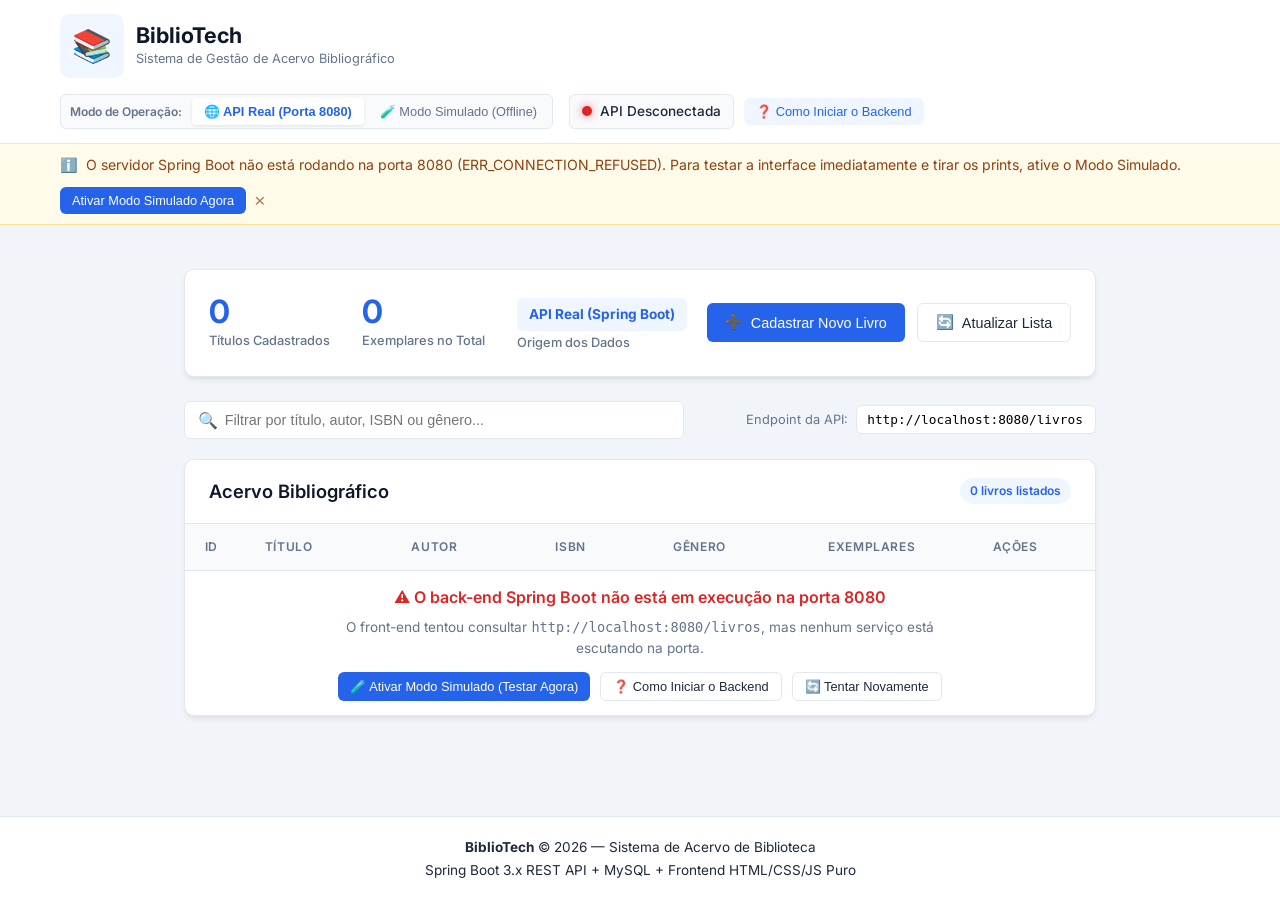
<file: frontend/index.html>
<!DOCTYPE html>
<html lang="pt-BR">
<head>
    <meta charset="UTF-8">
    <meta name="viewport" content="width=device-width, initial-scale=1.0">
    <title>BiblioTech — Gestão de Acervo de Biblioteca</title>
    <link rel="stylesheet" href="css/styles.css">
    <link rel="preconnect" href="https://fonts.googleapis.com">
    <link rel="preconnect" href="https://fonts.gstatic.com" crossorigin>
    <link href="https://fonts.googleapis.com/css2?family=Inter:wght@300;400;500;600;700&display=swap" rel="stylesheet">
</head>
<body>

    <!-- Cabeçalho Principal -->
    <header class="topbar">
        <div class="container topbar-content">
            <div class="brand">
                <span class="brand-icon">📚</span>
                <div class="brand-text">
                    <h1>BiblioTech</h1>
                    <p>Sistema de Gestão de Acervo Bibliográfico</p>
                </div>
            </div>
            
            <div class="header-controls">
                <div class="mode-toggle-box">
                    <span class="mode-label">Modo de Operação:</span>
                    <button id="btnModoReal" class="btn-mode active" onclick="alternarModo(false)">
                        🌐 API Real (Porta 8080)
                    </button>
                    <button id="btnModoSimulado" class="btn-mode" onclick="alternarModo(true)">
                        🧪 Modo Simulado (Offline)
                    </button>
                </div>

                <div class="api-status-box">
                    <div class="status-indicator" id="statusIndicator">
                        <span class="status-dot"></span>
                        <span id="statusText">Verificando API...</span>
                    </div>
                    <button class="btn btn-sm btn-help" onclick="abrirModalAjuda()" title="Instruções de inicialização">
                        ❓ Como Iniciar o Backend
                    </button>
                </div>
            </div>
        </div>
    </header>

    <!-- Banner Informativo de Conexão -->
    <div id="connectionBanner" class="connection-banner" style="display: none;">
        <div class="container banner-inner">
            <div class="banner-text">
                <span id="bannerIcon">ℹ️</span>
                <span id="bannerMsg"></span>
            </div>
            <div class="banner-actions">
                <button id="bannerActionBtn" class="btn btn-sm btn-primary" onclick="acaoBanner()"></button>
                <button class="banner-close" onclick="fecharBanner()">&times;</button>
            </div>
        </div>
    </div>

    <!-- Conteúdo Principal -->
    <main class="container main-content">

        <!-- Mensagens Globais de Notificação (Toast / Alertas) -->
        <div id="alertContainer" class="alert-container" aria-live="polite"></div>

        <!-- Seção Superior: Estatísticas & Ações Rápidas -->
        <section class="hero-card">
            <div class="hero-stats">
                <div class="stat-item">
                    <span class="stat-number" id="totalLivros">0</span>
                    <span class="stat-label">Títulos Cadastrados</span>
                </div>
                <div class="stat-item">
                    <span class="stat-number" id="totalExemplares">0</span>
                    <span class="stat-label">Exemplares no Total</span>
                </div>
                <div class="stat-item">
                    <span class="stat-badge" id="modoAtualBadge">API Real (Spring Boot)</span>
                    <span class="stat-label">Origem dos Dados</span>
                </div>
            </div>
            <div class="hero-actions">
                <button id="btnNovoLivro" class="btn btn-primary" onclick="abrirModalCadastro()">
                    <span class="btn-icon">➕</span> Cadastrar Novo Livro
                </button>
                <button id="btnRecarregar" class="btn btn-secondary" onclick="carregarLivros()">
                    <span class="btn-icon">🔄</span> Atualizar Lista
                </button>
            </div>
        </section>

        <!-- Barra de Configuração da URL e Busca -->
        <section class="search-bar-section">
            <div class="search-box">
                <span class="search-icon">🔍</span>
                <input type="text" id="searchInput" placeholder="Filtrar por título, autor, ISBN ou gênero..." oninput="filtrarLivros()">
            </div>
            <div class="api-url-wrapper">
                <label for="apiUrlInput">Endpoint da API:</label>
                <input type="text" id="apiUrlInput" value="http://localhost:8080/livros">
            </div>
        </section>

        <!-- Seção da Tabela de Livros -->
        <section class="card table-card">
            <div class="card-header">
                <h2>Acervo Bibliográfico</h2>
                <span class="badge badge-info" id="badgeTotalFiltrados">0 livros listados</span>
            </div>

            <div class="table-responsive">
                <table class="data-table" id="tabelaLivros">
                    <thead>
                        <tr>
                            <th style="width: 60px;">ID</th>
                            <th>Título</th>
                            <th>Autor</th>
                            <th>ISBN</th>
                            <th>Gênero</th>
                            <th style="width: 110px;">Exemplares</th>
                            <th style="width: 160px; text-align: center;">Ações</th>
                        </tr>
                    </thead>
                    <tbody id="tabelaCorpo">
                        <tr>
                            <td colspan="7" class="loading-state">
                                <div class="spinner"></div>
                                <p>Carregando livros do acervo...</p>
                            </td>
                        </tr>
                    </tbody>
                </table>
            </div>

            <!-- Estado Vazio -->
            <div id="emptyState" class="empty-state" style="display: none;">
                <span class="empty-icon">📖</span>
                <h3>Nenhum livro encontrado</h3>
                <p>Nenhum registro corresponde aos critérios ou o acervo está vazio.</p>
                <button class="btn btn-primary" onclick="abrirModalCadastro()">Cadastrar Primeiro Livro</button>
            </div>
        </section>
    </main>

    <!-- Modal de Cadastro / Edição -->
    <div id="livroModal" class="modal-overlay" style="display: none;" onclick="fecharModalSeClicarFora(event)">
        <div class="modal-dialog">
            <div class="modal-header">
                <h3 id="modalTitulo">Cadastrar Novo Livro</h3>
                <button type="button" class="btn-close" onclick="fecharModal()">&times;</button>
            </div>
            
            <form id="livroForm" onsubmit="salvarLivro(event)" novalidate>
                <div class="modal-body">
                    <!-- Mensagem de erro dentro do formulário -->
                    <div id="modalErrorAlert" class="alert alert-danger" style="display: none;"></div>

                    <input type="hidden" id="livroId">

                    <div class="form-group">
                        <label for="titulo">Título do Livro <span class="required">*</span></label>
                        <input type="text" id="titulo" class="form-control" placeholder="Ex: Clean Code" required minlength="3" maxlength="150">
                        <small class="form-hint">Obrigatório, de 3 a 150 caracteres.</small>
                        <div class="field-error" id="error_titulo"></div>
                    </div>

                    <div class="form-group">
                        <label for="autor">Autor <span class="required">*</span></label>
                        <input type="text" id="autor" class="form-control" placeholder="Ex: Robert C. Martin" required>
                        <small class="form-hint">Nome do(s) autor(es) da obra.</small>
                        <div class="field-error" id="error_autor"></div>
                    </div>

                    <div class="form-row">
                        <div class="form-group col-6">
                            <label for="isbn">ISBN <span class="required">*</span></label>
                            <input type="text" id="isbn" class="form-control" placeholder="Ex: 9780132350884" required>
                            <small class="form-hint">Código único de identificação.</small>
                            <div class="field-error" id="error_isbn"></div>
                        </div>

                        <div class="form-group col-6">
                            <label for="genero">Gênero <span class="required">*</span></label>
                            <input type="text" id="genero" class="form-control" placeholder="Ex: Engenharia de Software" required>
                            <small class="form-hint">Classificação literária.</small>
                            <div class="field-error" id="error_genero"></div>
                        </div>
                    </div>

                    <div class="form-group">
                        <label for="exemplares">Quantidade de Exemplares <span class="required">*</span></label>
                        <input type="number" id="exemplares" class="form-control" placeholder="0" min="0" required>
                        <small class="form-hint">Número inteiro maior ou igual a 0.</small>
                        <div class="field-error" id="error_exemplares"></div>
                    </div>
                </div>

                <div class="modal-footer">
                    <button type="button" class="btn btn-secondary" onclick="fecharModal()">Cancelar</button>
                    <button type="submit" id="btnSalvar" class="btn btn-primary">
                        <span class="btn-spinner" id="btnSalvarSpinner" style="display: none;"></span>
                        <span id="btnSalvarTexto">Salvar Livro</span>
                    </button>
                </div>
            </form>
        </div>
    </div>

    <!-- Modal de Confirmação de Exclusão -->
    <div id="deleteModal" class="modal-overlay" style="display: none;" onclick="fecharModalSeClicarFora(event)">
        <div class="modal-dialog modal-dialog-sm">
            <div class="modal-header modal-header-danger">
                <h3>Confirmar Exclusão</h3>
                <button type="button" class="btn-close" onclick="fecharModalExclusao()">&times;</button>
            </div>
            <div class="modal-body">
                <div class="confirm-delete-icon">⚠️</div>
                <p>Tem certeza de que deseja remover este livro do acervo?</p>
                <div class="delete-item-preview">
                    <strong id="deleteLivroTitulo"></strong>
                    <span id="deleteLivroDetalhes" class="text-muted"></span>
                </div>
                <p class="delete-warning">Esta ação é irreversível e removerá o registro do banco de dados (DELETE).</p>
            </div>
            <div class="modal-footer">
                <button type="button" class="btn btn-secondary" onclick="fecharModalExclusao()">Cancelar</button>
                <button type="button" id="btnConfirmarExclusao" class="btn btn-danger" onclick="executarExclusao()">
                    <span id="btnExcluirTexto">Sim, Excluir</span>
                </button>
            </div>
        </div>
    </div>

    <!-- Modal de Ajuda / Como Iniciar o Backend -->
    <div id="helpModal" class="modal-overlay" style="display: none;" onclick="fecharModalSeClicarFora(event)">
        <div class="modal-dialog" style="max-width: 600px;">
            <div class="modal-header">
                <h3>🚀 Como Iniciar o Back-end Spring Boot</h3>
                <button type="button" class="btn-close" onclick="fecharModalAjuda()">&times;</button>
            </div>
            <div class="modal-body" style="font-size: 0.9rem; line-height: 1.6;">
                <p>O erro <code>ERR_CONNECTION_REFUSED</code> acontece simplesmente quando o servidor Java não está rodando no computador na porta 8080.</p>
                
                <h4 style="margin: 14px 0 6px 0; color: var(--primary);">Opção 1: Pelo IntelliJ IDEA (Recomendado)</h4>
                <ol style="margin-left: 20px;">
                    <li>Abra o <strong>IntelliJ IDEA</strong>.</li>
                    <li>Abra a pasta <code>C:\Users\igor65974086\.gemini\antigravity\scratch\bibliotech\backend</code>.</li>
                    <li>Navegue até o arquivo <code>src/main/java/com/bibliotech/BibliotechApplication.java</code>.</li>
                    <li>Clique no botão verde ▶️ <strong>Run 'BibliotechApplication'</strong> ao lado da classe.</li>
                </ol>

                <h4 style="margin: 14px 0 6px 0; color: var(--primary);">Opção 2: Pelo Arquivo .bat Automático</h4>
                <ol style="margin-left: 20px;">
                    <li>Vá até a pasta <code>bibliotech/</code>.</li>
                    <li>Dê dois cliques no arquivo <strong><code>iniciar_backend.bat</code></strong>.</li>
                </ol>

                <h4 style="margin: 14px 0 6px 0; color: var(--success);">Opção 3: Modo Simulado (Já Disponível Aqui!)</h4>
                <p>Se você quiser testar as telas, tirar os prints das evidências (201, 200, 204, 400, 404, 409) agora mesmo sem precisar subir o MySQL, você pode usar o <strong>Modo Simulado</strong> clicando no botão no topo da página!</p>
            </div>
            <div class="modal-footer">
                <button type="button" class="btn btn-secondary" onclick="fecharModalAjuda()">Fechar</button>
                <button type="button" class="btn btn-primary" onclick="fecharModalAjuda(); alternarModo(true);">Ativar Modo Simulado Agora</button>
            </div>
        </div>
    </div>

    <!-- Rodapé -->
    <footer class="footer">
        <div class="container footer-content">
            <p><strong>BiblioTech</strong> &copy; 2026 — Sistema de Acervo de Biblioteca</p>
            <p class="text-muted">Spring Boot 3.x REST API + MySQL + Frontend HTML/CSS/JS Puro</p>
        </div>
    </footer>

    <script src="js/app.js"></script>
</body>
</html>
</file>
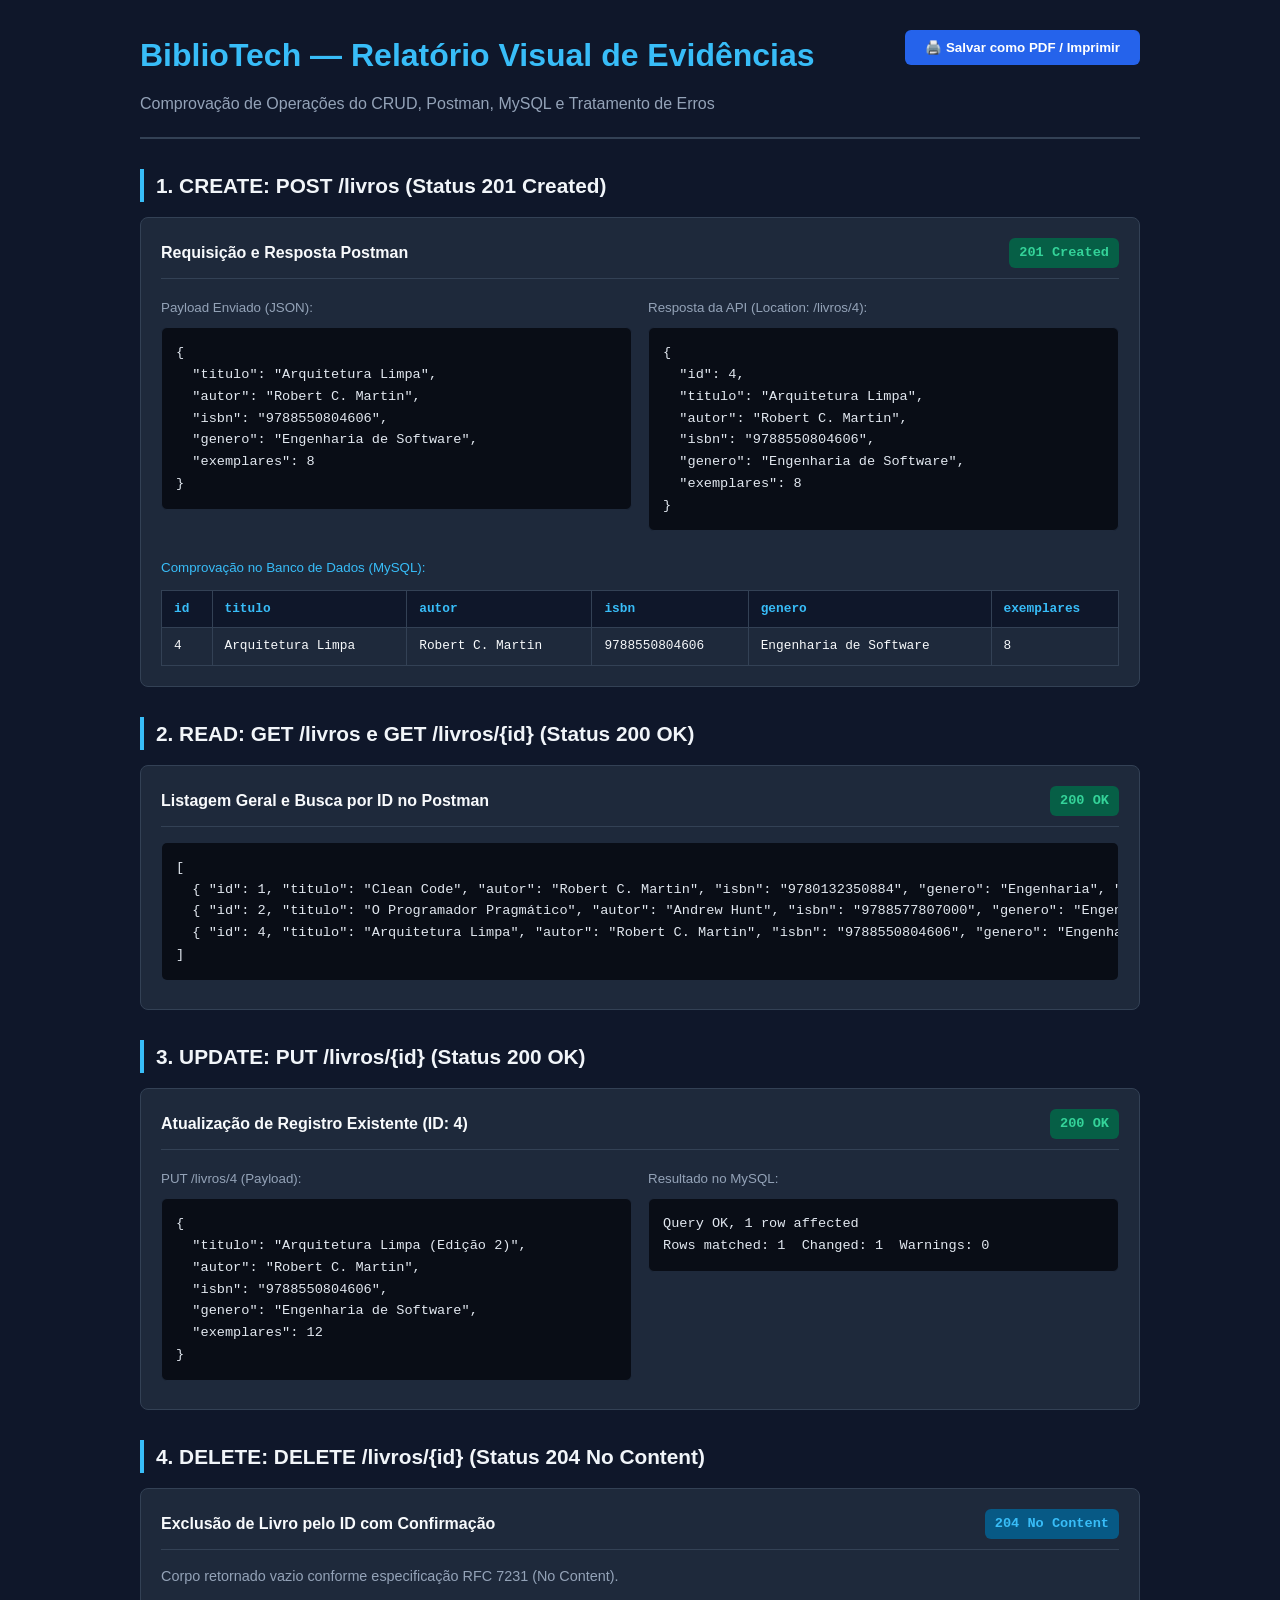
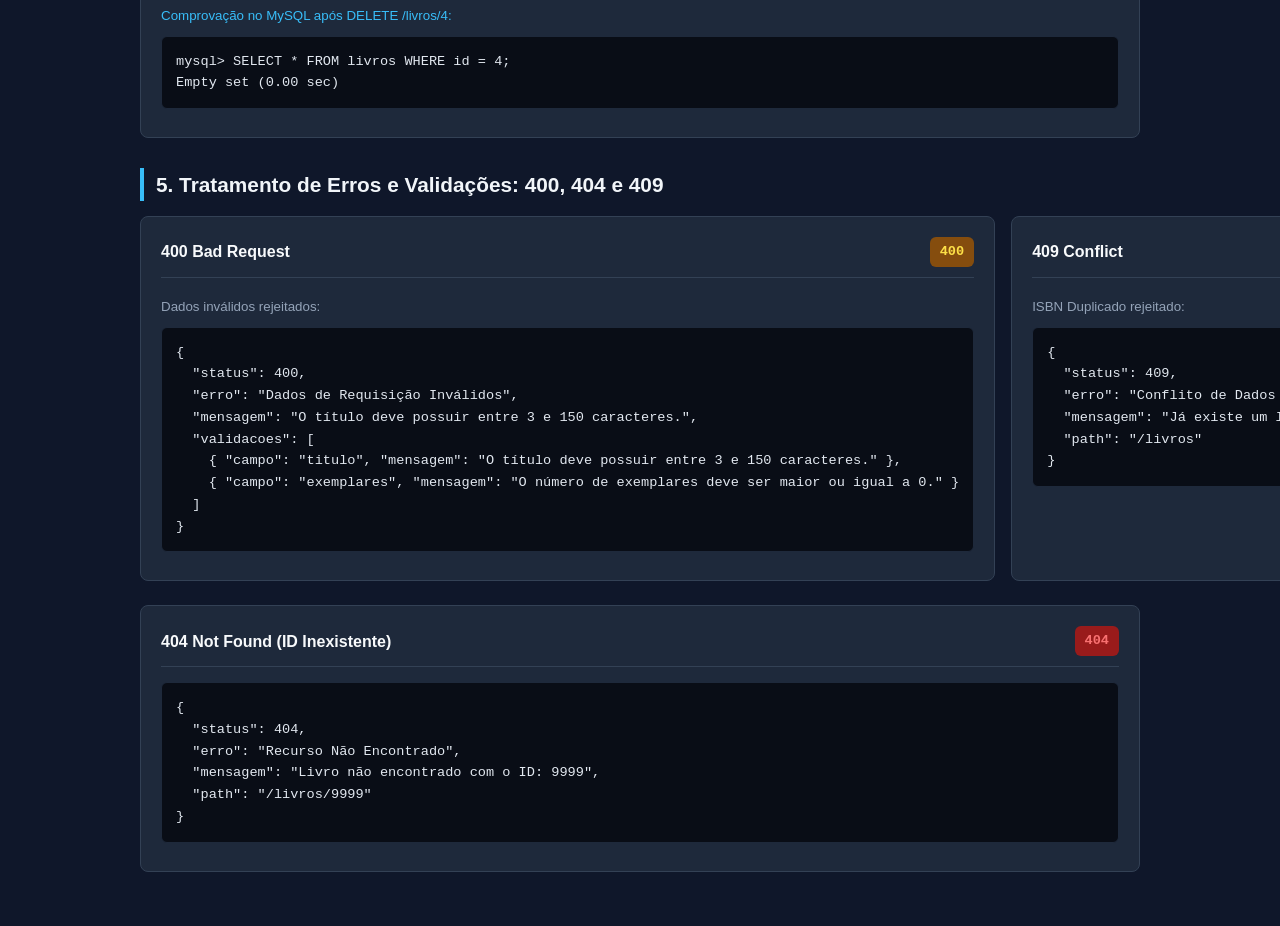
<file: evidencias/relatorio_evidencias.html>
<!DOCTYPE html>
<html lang="pt-BR">
<head>
    <meta charset="UTF-8">
    <meta name="viewport" content="width=device-width, initial-scale=1.0">
    <title>BiblioTech — Relatório Visual de Evidências</title>
    <style>
        body {
            font-family: -apple-system, BlinkMacSystemFont, "Segoe UI", Roboto, Helvetica, Arial, sans-serif;
            background-color: #0f172a;
            color: #f8fafc;
            line-height: 1.6;
            margin: 0;
            padding: 30px 20px;
        }
        .container {
            max-width: 1000px;
            margin: 0 auto;
        }
        header {
            border-bottom: 2px solid #334155;
            padding-bottom: 20px;
            margin-bottom: 30px;
        }
        h1 {
            color: #38bdf8;
            margin: 0 0 10px 0;
            font-size: 2rem;
        }
        .subtitle {
            color: #94a3b8;
            font-size: 1rem;
        }
        .section-title {
            color: #f1f5f9;
            font-size: 1.3rem;
            margin: 30px 0 15px 0;
            display: flex;
            align-items: center;
            gap: 10px;
            border-left: 4px solid #38bdf8;
            padding-left: 12px;
        }
        .card {
            background-color: #1e293b;
            border-radius: 8px;
            border: 1px solid #334155;
            padding: 20px;
            margin-bottom: 24px;
        }
        .card-header {
            display: flex;
            justify-content: space-between;
            align-items: center;
            margin-bottom: 15px;
            border-bottom: 1px solid #334155;
            padding-bottom: 10px;
        }
        .http-badge {
            padding: 4px 10px;
            border-radius: 6px;
            font-weight: 700;
            font-size: 0.85rem;
            font-family: monospace;
        }
        .status-201 { background: #065f46; color: #34d399; }
        .status-200 { background: #065f46; color: #34d399; }
        .status-204 { background: #075985; color: #38bdf8; }
        .status-400 { background: #854d0e; color: #fde047; }
        .status-404 { background: #991b1b; color: #f87171; }
        .status-409 { background: #7c2d12; color: #fb923c; }

        pre {
            background-color: #090d16;
            border-radius: 6px;
            padding: 14px;
            overflow-x: auto;
            color: #e2e8f0;
            font-size: 0.85rem;
            border: 1px solid #1e293b;
            margin: 8px 0;
        }
        .grid-2 {
            display: grid;
            grid-template-columns: 1fr 1fr;
            gap: 16px;
        }
        @media (max-width: 768px) {
            .grid-2 { grid-template-columns: 1fr; }
        }
        .sql-table {
            width: 100%;
            border-collapse: collapse;
            font-family: monospace;
            font-size: 0.8rem;
            margin-top: 10px;
        }
        .sql-table th, .sql-table td {
            border: 1px solid #334155;
            padding: 8px 12px;
            text-align: left;
        }
        .sql-table th {
            background-color: #0f172a;
            color: #38bdf8;
        }
        .sql-table td {
            background-color: #1e293b;
        }
        .print-btn {
            background-color: #2563eb;
            color: white;
            border: none;
            padding: 10px 20px;
            border-radius: 6px;
            cursor: pointer;
            font-weight: 600;
            float: right;
        }
        .print-btn:hover { background-color: #1d4ed8; }
    </style>
</head>
<body>
    <div class="container">
        <header>
            <button class="print-btn" onclick="window.print()">🖨️ Salvar como PDF / Imprimir</button>
            <h1>BiblioTech — Relatório Visual de Evidências</h1>
            <div class="subtitle">Comprovação de Operações do CRUD, Postman, MySQL e Tratamento de Erros</div>
        </header>

        <!-- EVIDÊNCIA 1 -->
        <h2 class="section-title">1. CREATE: POST /livros (Status 201 Created)</h2>
        <div class="card">
            <div class="card-header">
                <strong>Requisição e Resposta Postman</strong>
                <span class="http-badge status-201">201 Created</span>
            </div>
            <div class="grid-2">
                <div>
                    <small style="color: #94a3b8;">Payload Enviado (JSON):</small>
                    <pre>{
  "titulo": "Arquitetura Limpa",
  "autor": "Robert C. Martin",
  "isbn": "9788550804606",
  "genero": "Engenharia de Software",
  "exemplares": 8
}</pre>
                </div>
                <div>
                    <small style="color: #94a3b8;">Resposta da API (Location: /livros/4):</small>
                    <pre>{
  "id": 4,
  "titulo": "Arquitetura Limpa",
  "autor": "Robert C. Martin",
  "isbn": "9788550804606",
  "genero": "Engenharia de Software",
  "exemplares": 8
}</pre>
                </div>
            </div>

            <div style="margin-top: 15px;">
                <small style="color: #38bdf8;">Comprovação no Banco de Dados (MySQL):</small>
                <table class="sql-table">
                    <thead>
                        <tr><th>id</th><th>titulo</th><th>autor</th><th>isbn</th><th>genero</th><th>exemplares</th></tr>
                    </thead>
                    <tbody>
                        <tr><td>4</td><td>Arquitetura Limpa</td><td>Robert C. Martin</td><td>9788550804606</td><td>Engenharia de Software</td><td>8</td></tr>
                    </tbody>
                </table>
            </div>
        </div>

        <!-- EVIDÊNCIA 2 -->
        <h2 class="section-title">2. READ: GET /livros e GET /livros/{id} (Status 200 OK)</h2>
        <div class="card">
            <div class="card-header">
                <strong>Listagem Geral e Busca por ID no Postman</strong>
                <span class="http-badge status-200">200 OK</span>
            </div>
            <pre>[
  { "id": 1, "titulo": "Clean Code", "autor": "Robert C. Martin", "isbn": "9780132350884", "genero": "Engenharia", "exemplares": 5 },
  { "id": 2, "titulo": "O Programador Pragmático", "autor": "Andrew Hunt", "isbn": "9788577807000", "genero": "Engenharia", "exemplares": 3 },
  { "id": 4, "titulo": "Arquitetura Limpa", "autor": "Robert C. Martin", "isbn": "9788550804606", "genero": "Engenharia", "exemplares": 8 }
]</pre>
        </div>

        <!-- EVIDÊNCIA 3 -->
        <h2 class="section-title">3. UPDATE: PUT /livros/{id} (Status 200 OK)</h2>
        <div class="card">
            <div class="card-header">
                <strong>Atualização de Registro Existente (ID: 4)</strong>
                <span class="http-badge status-200">200 OK</span>
            </div>
            <div class="grid-2">
                <div>
                    <small style="color: #94a3b8;">PUT /livros/4 (Payload):</small>
                    <pre>{
  "titulo": "Arquitetura Limpa (Edição 2)",
  "autor": "Robert C. Martin",
  "isbn": "9788550804606",
  "genero": "Engenharia de Software",
  "exemplares": 12
}</pre>
                </div>
                <div>
                    <small style="color: #94a3b8;">Resultado no MySQL:</small>
                    <pre>Query OK, 1 row affected
Rows matched: 1  Changed: 1  Warnings: 0</pre>
                </div>
            </div>
        </div>

        <!-- EVIDÊNCIA 4 -->
        <h2 class="section-title">4. DELETE: DELETE /livros/{id} (Status 204 No Content)</h2>
        <div class="card">
            <div class="card-header">
                <strong>Exclusão de Livro pelo ID com Confirmação</strong>
                <span class="http-badge status-204">204 No Content</span>
            </div>
            <p style="font-size: 0.9rem; color: #94a3b8;">Corpo retornado vazio conforme especificação RFC 7231 (No Content).</p>
            <small style="color: #38bdf8;">Comprovação no MySQL após DELETE /livros/4:</small>
            <pre>mysql> SELECT * FROM livros WHERE id = 4;
Empty set (0.00 sec)</pre>
        </div>

        <!-- EVIDÊNCIA 5 -->
        <h2 class="section-title">5. Tratamento de Erros e Validações: 400, 404 e 409</h2>
        <div class="grid-2">
            <div class="card">
                <div class="card-header">
                    <strong>400 Bad Request</strong>
                    <span class="http-badge status-400">400</span>
                </div>
                <small style="color: #94a3b8;">Dados inválidos rejeitados:</small>
                <pre>{
  "status": 400,
  "erro": "Dados de Requisição Inválidos",
  "mensagem": "O título deve possuir entre 3 e 150 caracteres.",
  "validacoes": [
    { "campo": "titulo", "mensagem": "O título deve possuir entre 3 e 150 caracteres." },
    { "campo": "exemplares", "mensagem": "O número de exemplares deve ser maior ou igual a 0." }
  ]
}</pre>
            </div>

            <div class="card">
                <div class="card-header">
                    <strong>409 Conflict</strong>
                    <span class="http-badge status-409">409</span>
                </div>
                <small style="color: #94a3b8;">ISBN Duplicado rejeitado:</small>
                <pre>{
  "status": 409,
  "erro": "Conflito de Dados (ISBN Duplicado)",
  "mensagem": "Já existe um livro cadastrado com o ISBN informado: 9788550804606",
  "path": "/livros"
}</pre>
            </div>
        </div>

        <div class="card">
            <div class="card-header">
                <strong>404 Not Found (ID Inexistente)</strong>
                <span class="http-badge status-404">404</span>
            </div>
            <pre>{
  "status": 404,
  "erro": "Recurso Não Encontrado",
  "mensagem": "Livro não encontrado com o ID: 9999",
  "path": "/livros/9999"
}</pre>
        </div>
    </div>
</body>
</html>
</file>
<file: frontend/css/styles.css>
/* ==========================================================================
   BiblioTech - Estilos Modernos e Responsivos
   ========================================================================== */

:root {
    --primary: #2563eb;
    --primary-hover: #1d4ed8;
    --primary-light: #eff6ff;
    --secondary: #64748b;
    --secondary-hover: #475569;
    --success: #16a34a;
    --success-light: #f0fdf4;
    --warning: #d97706;
    --warning-light: #fffbeb;
    --danger: #dc2626;
    --danger-light: #fef2f2;
    --dark: #0f172a;
    --light: #f8fafc;
    --border: #e2e8f0;
    --border-focus: #3b82f6;
    --text-main: #1e293b;
    --text-muted: #64748b;
    --card-shadow: 0 4px 6px -1px rgba(0, 0, 0, 0.07), 0 2px 4px -2px rgba(0, 0, 0, 0.05);
    --modal-shadow: 0 20px 25px -5px rgba(0, 0, 0, 0.1), 0 8px 10px -6px rgba(0, 0, 0, 0.1);
    --radius: 10px;
    --radius-sm: 6px;
    --font-family: 'Inter', -apple-system, BlinkMacSystemFont, "Segoe UI", Roboto, sans-serif;
}

* {
    box-sizing: border-box;
    margin: 0;
    padding: 0;
}

body {
    font-family: var(--font-family);
    background-color: #f1f5f9;
    color: var(--text-main);
    line-height: 1.5;
    min-height: 100vh;
    display: flex;
    flex-direction: column;
}

.container {
    max-width: 1200px;
    margin: 0 auto;
    padding: 0 20px;
}

/* --------------------------------------------------------------------------
   Topbar / Header
   -------------------------------------------------------------------------- */
.topbar {
    background: #ffffff;
    border-bottom: 1px solid var(--border);
    padding: 14px 0;
    box-shadow: 0 1px 3px rgba(0, 0, 0, 0.05);
}

.topbar-content {
    display: flex;
    justify-content: space-between;
    align-items: center;
    flex-wrap: wrap;
    gap: 16px;
}

.brand {
    display: flex;
    align-items: center;
    gap: 12px;
}

.brand-icon {
    font-size: 2rem;
    background: var(--primary-light);
    padding: 8px 12px;
    border-radius: var(--radius);
}

.brand-text h1 {
    font-size: 1.35rem;
    font-weight: 700;
    color: var(--dark);
    line-height: 1.2;
}

.brand-text p {
    font-size: 0.8rem;
    color: var(--text-muted);
}

.header-controls {
    display: flex;
    align-items: center;
    gap: 16px;
    flex-wrap: wrap;
}

.mode-toggle-box {
    display: flex;
    align-items: center;
    background: var(--light);
    border: 1px solid var(--border);
    border-radius: var(--radius-sm);
    padding: 3px;
    gap: 4px;
}

.mode-label {
    font-size: 0.75rem;
    font-weight: 600;
    color: var(--text-muted);
    padding: 0 6px;
}

.btn-mode {
    border: none;
    background: transparent;
    padding: 6px 12px;
    border-radius: 4px;
    font-size: 0.8rem;
    font-weight: 500;
    color: var(--text-muted);
    cursor: pointer;
    transition: all 0.2s ease;
}

.btn-mode.active {
    background: #ffffff;
    color: var(--primary);
    font-weight: 600;
    box-shadow: 0 1px 3px rgba(0, 0, 0, 0.1);
}

.btn-mode:hover:not(.active) {
    color: var(--dark);
    background: #f1f5f9;
}

.api-status-box {
    display: flex;
    align-items: center;
    gap: 10px;
}

.status-indicator {
    display: flex;
    align-items: center;
    gap: 8px;
    font-size: 0.85rem;
    font-weight: 500;
    background: var(--light);
    border: 1px solid var(--border);
    padding: 6px 12px;
    border-radius: var(--radius-sm);
}

.status-dot {
    width: 10px;
    height: 10px;
    border-radius: 50%;
    background-color: #94a3b8;
    display: inline-block;
    transition: background-color 0.3s;
}

.status-online .status-dot {
    background-color: var(--success);
    box-shadow: 0 0 8px rgba(22, 163, 74, 0.6);
}

.status-offline .status-dot {
    background-color: var(--danger);
    box-shadow: 0 0 8px rgba(220, 38, 38, 0.6);
}

.status-mock .status-dot {
    background-color: #8b5cf6;
    box-shadow: 0 0 8px rgba(139, 92, 246, 0.6);
}

.btn-help {
    background-color: #eff6ff;
    color: var(--primary);
    border: 1px solid #bfdbfe;
    font-size: 0.8rem;
    padding: 6px 10px;
    border-radius: var(--radius-sm);
    cursor: pointer;
    font-weight: 600;
}

.btn-help:hover {
    background-color: #dbeafe;
}

/* --------------------------------------------------------------------------
   Banner de Conexão Superior
   -------------------------------------------------------------------------- */
.connection-banner {
    background: #fffbeb;
    border-bottom: 1px solid #fde68a;
    color: #92400e;
    padding: 10px 0;
    font-size: 0.88rem;
}

.banner-inner {
    display: flex;
    justify-content: space-between;
    align-items: center;
    gap: 12px;
    flex-wrap: wrap;
}

.banner-text {
    display: flex;
    align-items: center;
    gap: 8px;
}

.banner-actions {
    display: flex;
    align-items: center;
    gap: 8px;
}

.banner-close {
    background: none;
    border: none;
    font-size: 1.2rem;
    color: #92400e;
    cursor: pointer;
    opacity: 0.7;
}

.banner-close:hover {
    opacity: 1;
}

/* --------------------------------------------------------------------------
   Hero & Estatísticas
   -------------------------------------------------------------------------- */
.main-content {
    flex: 1;
    padding-top: 24px;
    padding-bottom: 40px;
}

.hero-card {
    background: #ffffff;
    border-radius: var(--radius);
    padding: 24px;
    margin-bottom: 24px;
    border: 1px solid var(--border);
    box-shadow: var(--card-shadow);
    display: flex;
    justify-content: space-between;
    align-items: center;
    flex-wrap: wrap;
    gap: 20px;
}

.hero-stats {
    display: flex;
    gap: 32px;
    flex-wrap: wrap;
}

.stat-item {
    display: flex;
    flex-direction: column;
}

.stat-number {
    font-size: 2rem;
    font-weight: 700;
    color: var(--primary);
    line-height: 1.1;
}

.stat-badge {
    display: inline-block;
    padding: 6px 12px;
    border-radius: var(--radius-sm);
    font-size: 0.85rem;
    font-weight: 700;
    background: var(--primary-light);
    color: var(--primary);
    margin-top: 4px;
}

.stat-label {
    font-size: 0.8rem;
    color: var(--text-muted);
    font-weight: 500;
    margin-top: 2px;
}

.hero-actions {
    display: flex;
    gap: 12px;
}

/* --------------------------------------------------------------------------
   Busca e Configuração de URL
   -------------------------------------------------------------------------- */
.search-bar-section {
    margin-bottom: 20px;
    display: flex;
    justify-content: space-between;
    align-items: center;
    gap: 16px;
    flex-wrap: wrap;
}

.search-box {
    position: relative;
    flex: 1;
    min-width: 280px;
    max-width: 500px;
}

.search-icon {
    position: absolute;
    left: 14px;
    top: 50%;
    transform: translateY(-50%);
    font-size: 1rem;
    color: var(--text-muted);
}

.search-box input {
    width: 100%;
    padding: 10px 14px 10px 40px;
    border-radius: var(--radius-sm);
    border: 1px solid var(--border);
    font-size: 0.9rem;
    outline: none;
    background: #ffffff;
    transition: border-color 0.2s, box-shadow 0.2s;
}

.search-box input:focus {
    border-color: var(--border-focus);
    box-shadow: 0 0 0 3px rgba(37, 99, 235, 0.15);
}

.api-url-wrapper {
    display: flex;
    align-items: center;
    gap: 8px;
    font-size: 0.8rem;
    color: var(--text-muted);
}

.api-url-wrapper input {
    font-family: monospace;
    font-size: 0.8rem;
    padding: 6px 10px;
    border: 1px solid var(--border);
    border-radius: var(--radius-sm);
    width: 240px;
    background: #ffffff;
}

/* --------------------------------------------------------------------------
   Tabela de Livros
   -------------------------------------------------------------------------- */
.card {
    background: #ffffff;
    border-radius: var(--radius);
    border: 1px solid var(--border);
    box-shadow: var(--card-shadow);
    overflow: hidden;
}

.table-card .card-header {
    padding: 18px 24px;
    border-bottom: 1px solid var(--border);
    display: flex;
    justify-content: space-between;
    align-items: center;
}

.table-card .card-header h2 {
    font-size: 1.15rem;
    font-weight: 600;
    color: var(--dark);
}

.badge {
    padding: 4px 10px;
    border-radius: 9999px;
    font-size: 0.75rem;
    font-weight: 600;
}

.badge-info {
    background: var(--primary-light);
    color: var(--primary);
}

.badge-genre {
    background: #f1f5f9;
    color: #475569;
    border: 1px solid var(--border);
    font-size: 0.8rem;
    font-weight: 500;
}

.stock-badge {
    display: inline-block;
    padding: 3px 8px;
    border-radius: 4px;
    font-size: 0.85rem;
    font-weight: 600;
}

.stock-positive {
    background-color: var(--success-light);
    color: var(--success);
}

.stock-zero {
    background-color: var(--danger-light);
    color: var(--danger);
}

.table-responsive {
    overflow-x: auto;
}

.data-table {
    width: 100%;
    border-collapse: collapse;
    text-align: left;
    font-size: 0.9rem;
}

.data-table th {
    background: #f8fafc;
    color: var(--text-muted);
    font-weight: 600;
    text-transform: uppercase;
    font-size: 0.75rem;
    letter-spacing: 0.05em;
    padding: 14px 20px;
    border-bottom: 1px solid var(--border);
}

.data-table td {
    padding: 14px 20px;
    border-bottom: 1px solid var(--border);
    vertical-align: middle;
}

.data-table tr:last-child td {
    border-bottom: none;
}

.data-table tr:hover td {
    background-color: #f8fafc;
}

.isbn-code {
    font-family: monospace;
    font-size: 0.85rem;
    background: #f1f5f9;
    padding: 2px 6px;
    border-radius: 4px;
}

.actions-cell {
    display: flex;
    gap: 8px;
    justify-content: center;
}

/* --------------------------------------------------------------------------
   Botões
   -------------------------------------------------------------------------- */
.btn {
    display: inline-flex;
    align-items: center;
    justify-content: center;
    gap: 8px;
    padding: 10px 18px;
    font-size: 0.9rem;
    font-weight: 500;
    border-radius: var(--radius-sm);
    border: none;
    cursor: pointer;
    transition: all 0.2s ease;
}

.btn-primary {
    background-color: var(--primary);
    color: #ffffff;
}

.btn-primary:hover {
    background-color: var(--primary-hover);
}

.btn-secondary {
    background-color: #ffffff;
    color: var(--text-main);
    border: 1px solid var(--border);
}

.btn-secondary:hover {
    background-color: #f1f5f9;
}

.btn-danger {
    background-color: var(--danger);
    color: #ffffff;
}

.btn-danger:hover {
    background-color: #b91c1c;
}

.btn-sm {
    padding: 6px 12px;
    font-size: 0.8rem;
}

.btn-edit {
    background-color: #f0f9ff;
    color: #0369a1;
    border: 1px solid #bae6fd;
}

.btn-edit:hover {
    background-color: #e0f2fe;
}

.btn-delete {
    background-color: #fef2f2;
    color: #b91c1c;
    border: 1px solid #fecaca;
}

.btn-delete:hover {
    background-color: #fee2e2;
}

/* --------------------------------------------------------------------------
   Alertas e Notificações
   -------------------------------------------------------------------------- */
.alert-container {
    margin-bottom: 20px;
}

.alert {
    padding: 14px 18px;
    border-radius: var(--radius);
    margin-bottom: 12px;
    font-size: 0.9rem;
    display: flex;
    justify-content: space-between;
    align-items: flex-start;
    border: 1px solid transparent;
    animation: fadeIn 0.3s ease;
}

.alert-success {
    background-color: var(--success-light);
    border-color: #bbf7d0;
    color: #166534;
}

.alert-danger {
    background-color: var(--danger-light);
    border-color: #fecaca;
    color: #991b1b;
}

.alert-warning {
    background-color: var(--warning-light);
    border-color: #fde68a;
    color: #92400e;
}

.alert-info {
    background-color: var(--primary-light);
    border-color: #bfdbfe;
    color: #1d4ed8;
}

.alert-close {
    background: none;
    border: none;
    font-size: 1.2rem;
    cursor: pointer;
    color: inherit;
    opacity: 0.7;
    margin-left: 12px;
}

.alert-close:hover {
    opacity: 1;
}

/* --------------------------------------------------------------------------
   Modais
   -------------------------------------------------------------------------- */
.modal-overlay {
    position: fixed;
    top: 0;
    left: 0;
    right: 0;
    bottom: 0;
    background-color: rgba(15, 23, 42, 0.6);
    display: flex;
    align-items: center;
    justify-content: center;
    z-index: 1000;
    backdrop-filter: blur(2px);
    animation: fadeIn 0.2s ease;
}

.modal-dialog {
    background: #ffffff;
    border-radius: var(--radius);
    width: 90%;
    max-width: 550px;
    box-shadow: var(--modal-shadow);
    overflow: hidden;
    animation: slideDown 0.25s ease;
}

.modal-dialog-sm {
    max-width: 420px;
}

.modal-header {
    padding: 18px 24px;
    border-bottom: 1px solid var(--border);
    display: flex;
    justify-content: space-between;
    align-items: center;
}

.modal-header h3 {
    font-size: 1.2rem;
    font-weight: 600;
}

.modal-header-danger {
    background-color: var(--danger-light);
    border-bottom-color: #fecaca;
}

.modal-header-danger h3 {
    color: var(--danger);
}

.btn-close {
    background: none;
    border: none;
    font-size: 1.5rem;
    cursor: pointer;
    color: var(--text-muted);
}

.modal-body {
    padding: 24px;
    max-height: calc(85vh - 140px);
    overflow-y: auto;
}

.modal-footer {
    padding: 16px 24px;
    border-top: 1px solid var(--border);
    display: flex;
    justify-content: flex-end;
    gap: 12px;
    background: #f8fafc;
}

/* --------------------------------------------------------------------------
   Formulários
   -------------------------------------------------------------------------- */
.form-group {
    margin-bottom: 18px;
}

.form-group label {
    display: block;
    font-size: 0.85rem;
    font-weight: 600;
    margin-bottom: 6px;
    color: var(--text-main);
}

.required {
    color: var(--danger);
}

.form-control {
    width: 100%;
    padding: 10px 14px;
    font-size: 0.95rem;
    border: 1px solid var(--border);
    border-radius: var(--radius-sm);
    outline: none;
    font-family: inherit;
    transition: border-color 0.2s, box-shadow 0.2s;
}

.form-control:focus {
    border-color: var(--border-focus);
    box-shadow: 0 0 0 3px rgba(37, 99, 235, 0.15);
}

.form-control.is-invalid {
    border-color: var(--danger);
    background-color: #fff5f5;
}

.form-control.is-invalid:focus {
    box-shadow: 0 0 0 3px rgba(220, 38, 38, 0.15);
}

.form-hint {
    display: block;
    font-size: 0.75rem;
    color: var(--text-muted);
    margin-top: 4px;
}

.field-error {
    font-size: 0.8rem;
    color: var(--danger);
    margin-top: 4px;
    font-weight: 500;
    display: none;
}

.field-error.show {
    display: block;
}

.form-row {
    display: flex;
    gap: 14px;
}

.col-6 {
    flex: 1;
}

/* Modal Exclusão Preview */
.confirm-delete-icon {
    font-size: 2.5rem;
    text-align: center;
    margin-bottom: 12px;
}

.delete-item-preview {
    background: #f8fafc;
    border: 1px solid var(--border);
    padding: 12px;
    border-radius: var(--radius-sm);
    margin: 14px 0;
    display: flex;
    flex-direction: column;
    gap: 4px;
}

.delete-warning {
    font-size: 0.8rem;
    color: var(--danger);
    font-weight: 500;
}

/* --------------------------------------------------------------------------
   Estados Vazio e Carregando
   -------------------------------------------------------------------------- */
.loading-state, .empty-state {
    text-align: center;
    padding: 48px 20px;
}

.empty-icon {
    font-size: 3rem;
    margin-bottom: 12px;
    display: block;
}

.empty-state h3 {
    font-size: 1.1rem;
    font-weight: 600;
    margin-bottom: 6px;
}

.empty-state p {
    color: var(--text-muted);
    font-size: 0.9rem;
    margin-bottom: 16px;
}

.spinner {
    width: 32px;
    height: 32px;
    border: 3px solid rgba(37, 99, 235, 0.2);
    border-top-color: var(--primary);
    border-radius: 50%;
    animation: spin 0.8s linear infinite;
    margin: 0 auto 12px auto;
}

.btn-spinner {
    width: 14px;
    height: 14px;
    border: 2px solid rgba(255, 255, 255, 0.4);
    border-top-color: #ffffff;
    border-radius: 50%;
    animation: spin 0.8s linear infinite;
    display: inline-block;
}

/* --------------------------------------------------------------------------
   Rodapé
   -------------------------------------------------------------------------- */
.footer {
    background: #ffffff;
    border-top: 1px solid var(--border);
    padding: 18px 0;
    margin-top: auto;
    font-size: 0.85rem;
    text-align: center;
}

.footer-content p {
    margin: 2px 0;
}

/* --------------------------------------------------------------------------
   Animações
   -------------------------------------------------------------------------- */
@keyframes fadeIn {
    from { opacity: 0; }
    to { opacity: 1; }
}

@keyframes slideDown {
    from {
        opacity: 0;
        transform: translateY(-20px);
    }
    to {
        opacity: 1;
        transform: translateY(0);
    }
}

@keyframes spin {
    to { transform: rotate(360deg); }
}

/* --------------------------------------------------------------------------
   Responsividade
   -------------------------------------------------------------------------- */
@media (max-width: 768px) {
    .topbar-content {
        flex-direction: column;
        align-items: flex-start;
    }

    .header-controls {
        width: 100%;
        flex-direction: column;
        align-items: flex-start;
    }

    .hero-card {
        flex-direction: column;
        align-items: flex-start;
    }

    .hero-actions {
        width: 100%;
        flex-direction: column;
    }

    .search-bar-section {
        flex-direction: column;
        align-items: flex-start;
    }

    .search-box {
        width: 100%;
        max-width: none;
    }

    .api-url-wrapper {
        width: 100%;
    }

    .api-url-wrapper input {
        flex: 1;
    }

    .form-row {
        flex-direction: column;
        gap: 0;
    }
}
</file>
